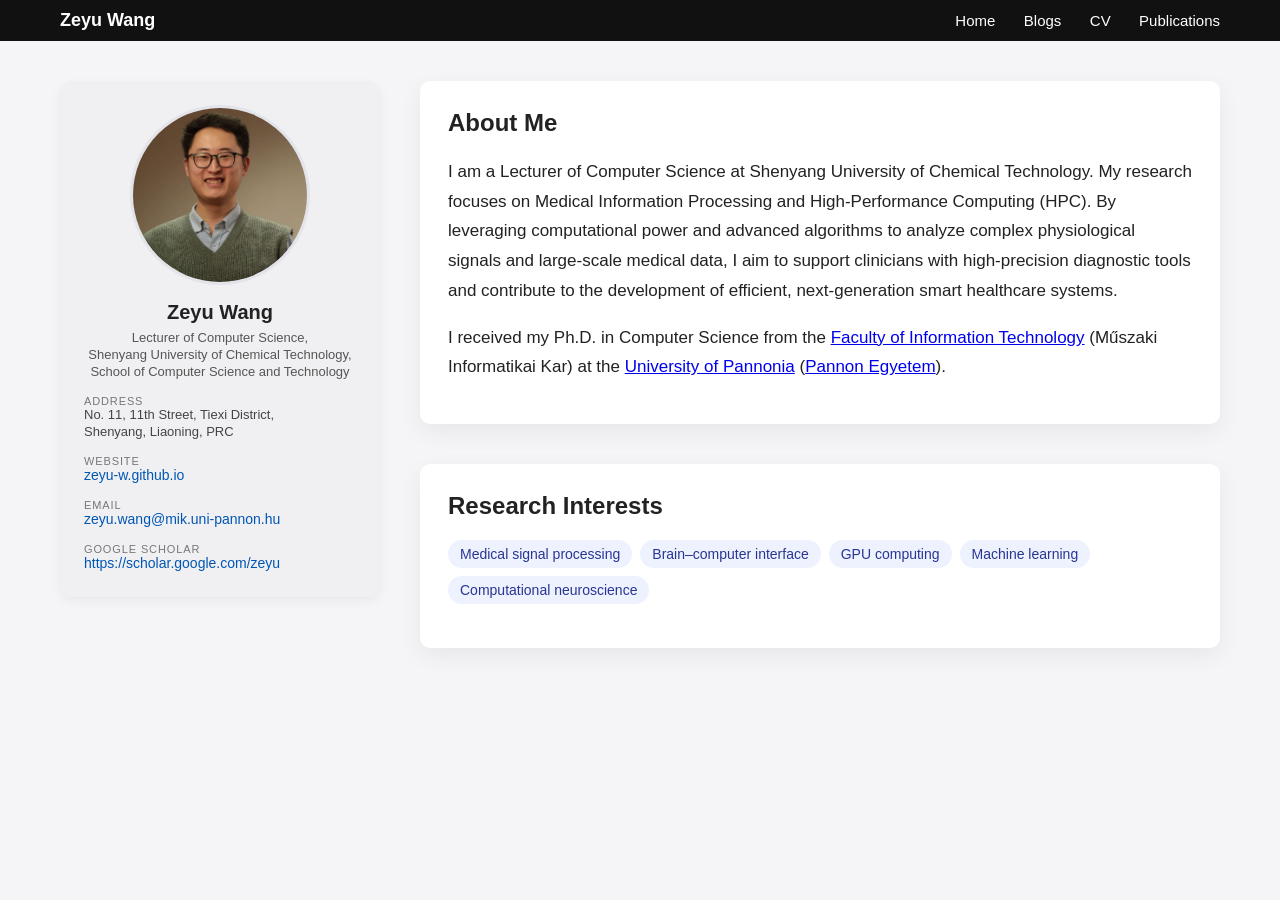
<file: index.html>
<!DOCTYPE html>
<html lang="en">
<head>
  <meta charset="UTF-8">
  <title>Zeyu Wang – Academic Homepage</title>
  <link rel="stylesheet" href="style.css">
</head>

<body>

<!-- Top Navigation -->
<nav class="top-nav">
  <div class="nav-inner">
    <div class="nav-left">
      <a href="index.html" class="nav-name">Zeyu Wang</a>
    </div>
    <div class="nav-right">
      <a href="index.html">Home</a>
      <a href="blogs.html">Blogs</a>
      <a href="cv.html">CV</a>
      <a href="publications.html">Publications</a>
    </div>
  </div>
</nav>

<!-- Two-column layout -->
<main class="layout">

  <!-- Left Sidebar -->
  <aside class="sidebar">
    <div class="sidebar-card">
      <img src="avatar.jpg" class="avatar-md" alt="Avatar">

      <div class="profile-name">Zeyu Wang</div>
      <div class="profile-title">Lecturer of Computer Science,</div>
		<div class="profile-title">Shenyang University of Chemical Technology,</div>
		<div class="profile-title">School of Computer Science and Technology</div>

      <div class="profile-section-label">ADDRESS</div>
      <div class="profile-address">No. 11, 11th Street, Tiexi District,</div>
      <div class="profile-address">Shenyang, Liaoning, PRC</div>
		<div class="profile-section-label">Website</div>
		<div class="profile-address">
		  <a href="https://zeyu-w.github.io" target="_blank">zeyu-w.github.io</a>
		</div>

		<div class="profile-section-label">Email</div>
		<div class="profile-address">
		  <a href="mailto:zeyu.wang@mik.uni-pannon.hu">zeyu.wang@mik.uni-pannon.hu</a>
		</div>

		<div class="profile-section-label">Google Scholar</div>
		<div class="profile-address">
		  <a href="https://scholar.google.com/citations?user=f4e_1YkAAAAJ&hl=en" target="_blank">https://scholar.google.com/zeyu</a>
		</div>
    </div>
  </aside>

  <!-- Right Content Area -->
  <section class="content-area">
    <div class="content-card">
      <h1>About Me</h1>

      <p class="about-text">
		  I am a Lecturer of Computer Science at Shenyang University of Chemical Technology. 
		  My research focuses on Medical Information Processing and High‑Performance Computing (HPC). 
		  By leveraging computational power and advanced algorithms to analyze complex physiological signals and large‑scale medical data,
		  I aim to support clinicians with high-precision diagnostic tools and contribute to the development of efficient, next‑generation smart healthcare systems. 
      </p>

      <p class="about-text">
        I received my Ph.D. in Computer Science from the <a href="https://mik.uni-pannon.hu/en/" target="_blank">Faculty of Information Technology</a> (Műszaki Informatikai Kar) at the <a href="https://international.uni-pannon.hu/" target="_blank">University of Pannonia</a> (<a href="https://uni-pannon.hu/" target="_blank">Pannon Egyetem</a>).
      </p>
    </div>

    <div class="content-card">
      <h2>Research Interests</h2>
      <ul class="tag-list">
        <li>Medical signal processing</li>
        <li>Brain–computer interface</li>
        <li>GPU computing</li>
        <li>Machine learning</li>
        <li>Computational neuroscience</li>
      </ul>
    </div>
  </section>

</main>

</body>

</html>
</file>
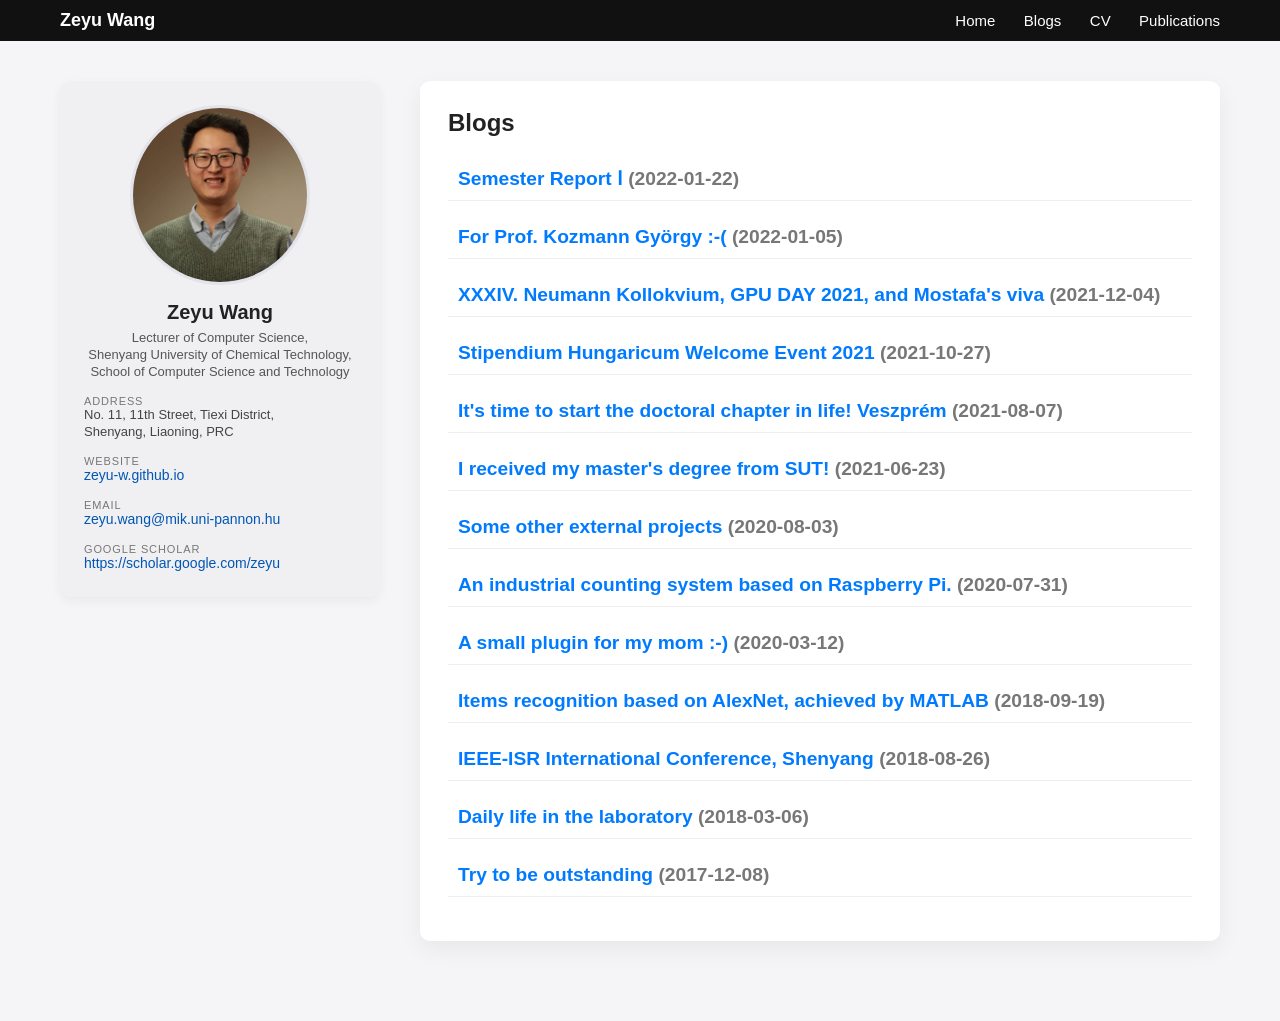
<file: blogs.html>
<!DOCTYPE html>
<html lang="en">
<head>
  <meta charset="UTF-8">
  <title>Blogs</title>
  <link rel="stylesheet" href="style.css">
  <script defer src="script.js"></script>
</head>

<body>

<nav class="top-nav">
  <div class="nav-inner">
    <div class="nav-left"><a href="index.html" class="nav-name">Zeyu Wang</a></div>
    <div class="nav-right">
      <a href="index.html">Home</a>
      <a href="blogs.html">Blogs</a>
      <a href="cv.html">CV</a>
      <a href="publications.html">Publications</a>
    </div>
  </div>
</nav>

<main class="layout">

  <!-- Sidebar -->
  <aside class="sidebar">
    <div class="sidebar-card">
      <img src="avatar.jpg" class="avatar-md" alt="Avatar">

      <div class="profile-name">Zeyu Wang</div>
      <div class="profile-title">Lecturer of Computer Science,</div>
		<div class="profile-title">Shenyang University of Chemical Technology,</div>
		<div class="profile-title">School of Computer Science and Technology</div>

      <div class="profile-section-label">ADDRESS</div>
      <div class="profile-address">No. 11, 11th Street, Tiexi District,</div>
      <div class="profile-address">Shenyang, Liaoning, PRC</div>
		<div class="profile-section-label">Website</div>
		<div class="profile-address">
		  <a href="https://zeyu-w.github.io" target="_blank">zeyu-w.github.io</a>
		</div>

		<div class="profile-section-label">Email</div>
		<div class="profile-address">
		  <a href="mailto:zeyu.wang@mik.uni-pannon.hu">zeyu.wang@mik.uni-pannon.hu</a>
		</div>

		<div class="profile-section-label">Google Scholar</div>
		<div class="profile-address">
		  <a href="https://scholar.google.com/citations?user=f4e_1YkAAAAJ&hl=en" target="_blank">https://scholar.google.com/zeyu</a>
		</div>
    </div>
  </aside>

  <!-- Blog List -->
  <section class="content-area">
    <div class="content-card">
      <h1>Blogs</h1>
      <ul id="blog-list"></ul>
    </div>
  </section>

</main>

</body>
</html>
</file>
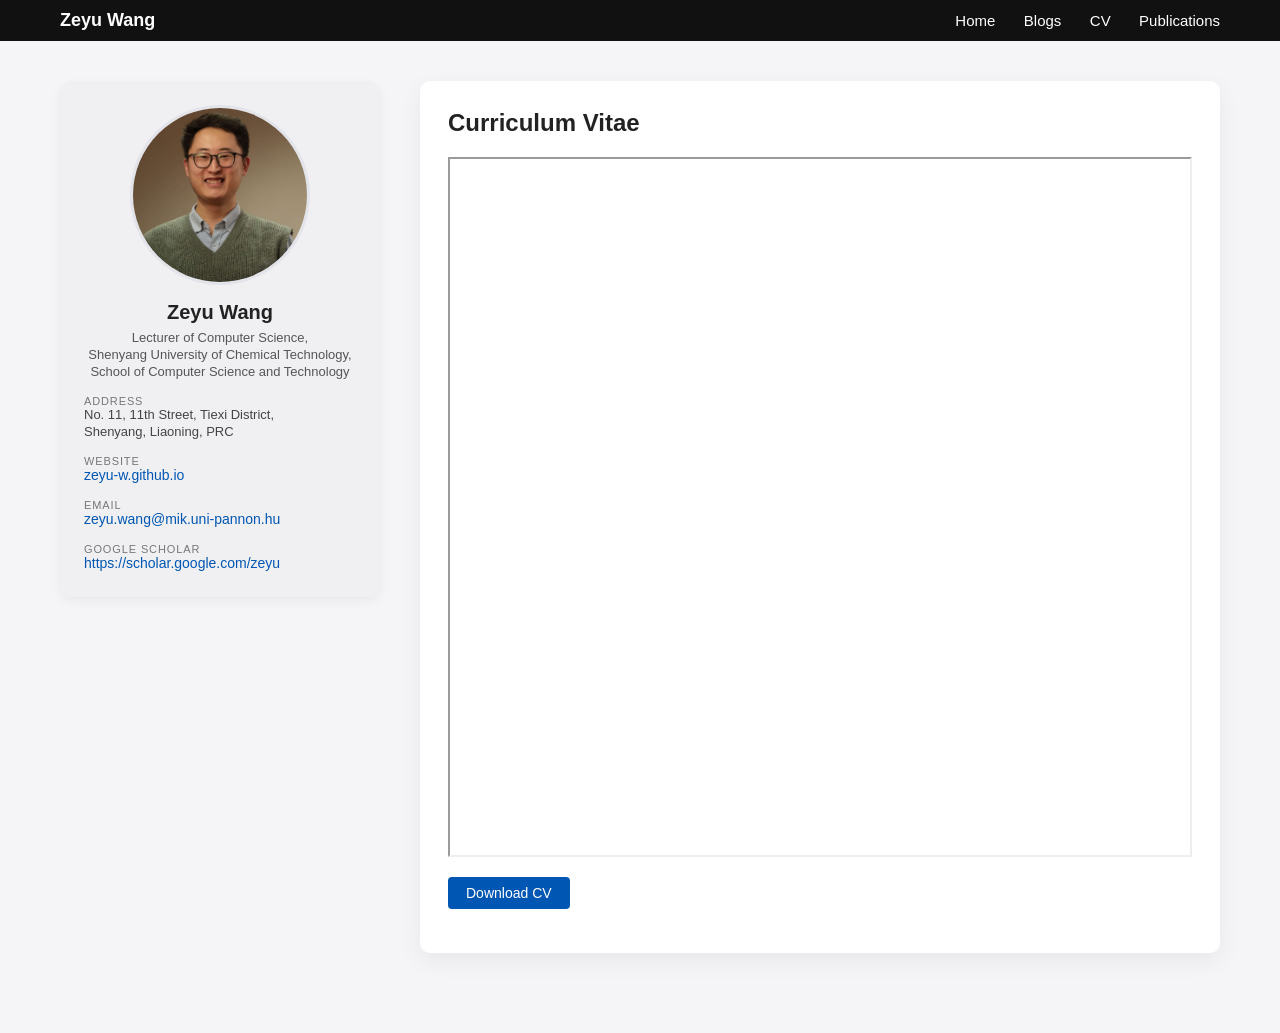
<file: cv.html>
<!DOCTYPE html>
<html lang="en">
<head>
  <meta charset="UTF-8">
  <title>CV</title>
  <link rel="stylesheet" href="style.css">
</head>

<body>

<nav class="top-nav">
  <div class="nav-inner">
    <div class="nav-left"><a href="index.html" class="nav-name">Zeyu Wang</a></div>
    <div class="nav-right">
      <a href="index.html">Home</a>
      <a href="blogs.html">Blogs</a>
      <a href="cv.html">CV</a>
      <a href="publications.html">Publications</a>
    </div>
  </div>
</nav>

<main class="layout">

  <aside class="sidebar">
    <div class="sidebar-card">
      <img src="avatar.jpg" class="avatar-md" alt="Avatar">

      <div class="profile-name">Zeyu Wang</div>
      <div class="profile-title">Lecturer of Computer Science,</div>
		<div class="profile-title">Shenyang University of Chemical Technology,</div>
		<div class="profile-title">School of Computer Science and Technology</div>

      <div class="profile-section-label">ADDRESS</div>
      <div class="profile-address">No. 11, 11th Street, Tiexi District,</div>
      <div class="profile-address">Shenyang, Liaoning, PRC</div>
		<div class="profile-section-label">Website</div>
		<div class="profile-address">
		  <a href="https://zeyu-w.github.io" target="_blank">zeyu-w.github.io</a>
		</div>

		<div class="profile-section-label">Email</div>
		<div class="profile-address">
		  <a href="mailto:zeyu.wang@mik.uni-pannon.hu">zeyu.wang@mik.uni-pannon.hu</a>
		</div>

		<div class="profile-section-label">Google Scholar</div>
		<div class="profile-address">
		  <a href="https://scholar.google.com/citations?user=f4e_1YkAAAAJ&hl=en" target="_blank">https://scholar.google.com/zeyu</a>
		</div>
    </div>
  </aside>

  <section class="content-area">
    <div class="content-card">
      <h1>Curriculum Vitae</h1>
      <iframe src="cv.pdf" width="100%" height="700px"></iframe>
      <p><a href="cv.pdf" download><button>Download CV</button></a></p>
    </div>
  </section>

</main>

</body>

</html>
</file>
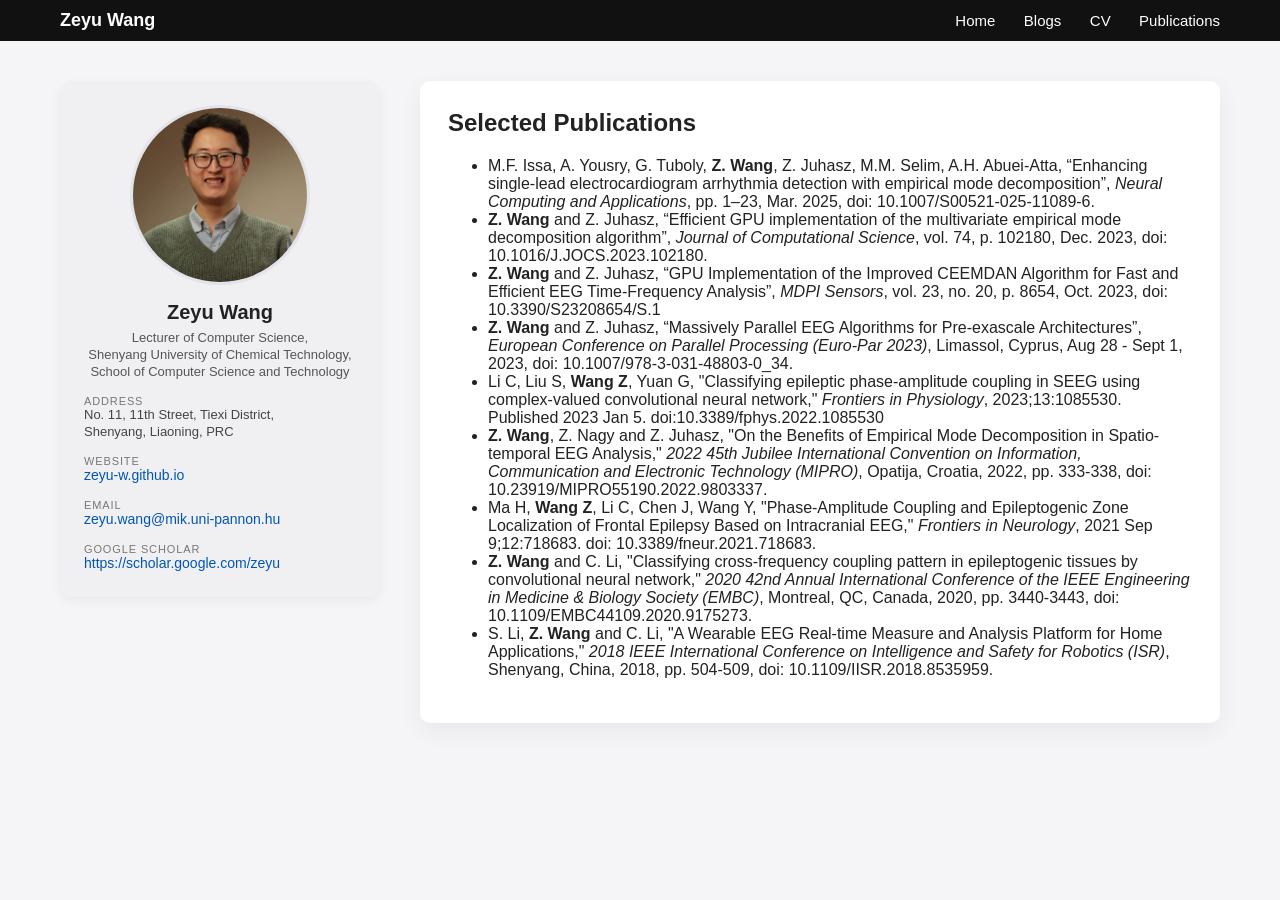
<file: publications.html>
<!DOCTYPE html>
<html lang="en">
<head>
  <meta charset="UTF-8">
  <title>Publications</title>
  <link rel="stylesheet" href="style.css">
</head>

<body>

<nav class="top-nav">
  <div class="nav-inner">
    <div class="nav-left"><a href="index.html" class="nav-name">Zeyu Wang</a></div>
    <div class="nav-right">
      <a href="index.html">Home</a>
      <a href="blogs.html">Blogs</a>
      <a href="cv.html">CV</a>
      <a href="publications.html">Publications</a>
    </div>
  </div>
</nav>

<main class="layout">

  <aside class="sidebar">
    <div class="sidebar-card">
      <img src="avatar.jpg" class="avatar-md" alt="Avatar">

      <div class="profile-name">Zeyu Wang</div>
      <div class="profile-title">Lecturer of Computer Science,</div>
		<div class="profile-title">Shenyang University of Chemical Technology,</div>
		<div class="profile-title">School of Computer Science and Technology</div>

      <div class="profile-section-label">ADDRESS</div>
      <div class="profile-address">No. 11, 11th Street, Tiexi District,</div>
      <div class="profile-address">Shenyang, Liaoning, PRC</div>
		<div class="profile-section-label">Website</div>
		<div class="profile-address">
		  <a href="https://zeyu-w.github.io" target="_blank">zeyu-w.github.io</a>
		</div>

		<div class="profile-section-label">Email</div>
		<div class="profile-address">
		  <a href="mailto:zeyu.wang@mik.uni-pannon.hu">zeyu.wang@mik.uni-pannon.hu</a>
		</div>

		<div class="profile-section-label">Google Scholar</div>
		<div class="profile-address">
		  <a href="https://scholar.google.com/citations?user=f4e_1YkAAAAJ&hl=en" target="_blank">https://scholar.google.com/zeyu</a>
		</div>
    </div>
  </aside>

  <section class="content-area">
    <div class="content-card">
      <h1>Selected Publications</h1>
      <ul>
		<li>M.F. Issa, A. Yousry, G. Tuboly, <b>Z. Wang</b>, Z. Juhasz, M.M. Selim, A.H. Abuei-Atta, “Enhancing single-lead electrocardiogram arrhythmia detection with empirical mode decomposition”, <em>Neural Computing and Applications</em>, pp. 1–23, Mar. 2025, doi: 10.1007/S00521-025-11089-6.</li>
		<li><b>Z. Wang</b> and Z. Juhasz, “Efficient GPU implementation of the multivariate empirical mode decomposition algorithm”, <em>Journal of Computational Science</em>, vol. 74, p. 102180, Dec. 2023, doi: 10.1016/J.JOCS.2023.102180.</li>
		<li><b>Z. Wang</b> and Z. Juhasz, “GPU Implementation of the Improved CEEMDAN Algorithm for Fast and Efficient EEG Time-Frequency Analysis”, <em>MDPI Sensors</em>, vol. 23, no. 20, p. 8654, Oct. 2023, doi: 10.3390/S23208654/S.1</li>  
		<li><b>Z. Wang</b> and Z. Juhasz, “Massively Parallel EEG Algorithms for Pre-exascale Architectures”, <em>European Conference on Parallel Processing (Euro-Par 2023)</em>, Limassol, Cyprus, Aug 28 - Sept 1, 2023, doi: 10.1007/978-3-031-48803-0_34. </li>
		<li>Li C, Liu S, <b>Wang Z</b>, Yuan G, "Classifying epileptic phase-amplitude coupling in SEEG using complex-valued convolutional neural network," <em>Frontiers in Physiology</em>, 2023;13:1085530. Published 2023 Jan 5. doi:10.3389/fphys.2022.1085530 </li>
		<li><b>Z. Wang</b>, Z. Nagy and Z. Juhasz, "On the Benefits of Empirical Mode Decomposition in Spatio-temporal EEG Analysis," <em>2022 45th Jubilee International Convention on Information, Communication and Electronic Technology (MIPRO)</em>, Opatija, Croatia, 2022, pp. 333-338, doi: 10.23919/MIPRO55190.2022.9803337.</li>
		<li>Ma H, <b>Wang Z</b>, Li C, Chen J, Wang Y, "Phase-Amplitude Coupling and Epileptogenic Zone Localization of Frontal Epilepsy Based on Intracranial EEG," <em>Frontiers in Neurology</em>, 2021 Sep 9;12:718683. doi: 10.3389/fneur.2021.718683. </li>
		<li><b>Z. Wang</b> and C. Li, "Classifying cross-frequency coupling pattern in epileptogenic tissues by convolutional neural network," <em>2020 42nd Annual International Conference of the IEEE Engineering in Medicine & Biology Society (EMBC)</em>, Montreal, QC, Canada, 2020, pp. 3440-3443, doi: 10.1109/EMBC44109.2020.9175273.</li>
        <li>S. Li, <b>Z. Wang</b> and C. Li, "A Wearable EEG Real-time Measure and Analysis Platform for Home Applications," <em>2018 IEEE International Conference on Intelligence and Safety for Robotics (ISR)</em>, Shenyang, China, 2018, pp. 504-509, doi: 10.1109/IISR.2018.8535959.</li>
      </ul>
    </div>
  </section>

</main>

</body>

</html>
</file>
<file: style.css>
/* Reset & Base */
* {
  box-sizing: border-box;
}

body {
  font-family: -apple-system, BlinkMacSystemFont, "Segoe UI", Roboto, Arial, sans-serif;
  margin: 0;
  background: #f5f5f7;
  color: #222;
}

/* Navigation Bar */
.top-nav {
  background: #111;
  color: #fff;
  padding: 10px 0;
}

.nav-inner {
  max-width: 1200px;
  margin: 0 auto;
  display: flex;
  align-items: center;
  justify-content: space-between;
  padding: 0 20px;
}

.nav-left .nav-name {
  color: #fff;
  text-decoration: none;
  font-weight: 600;
  font-size: 18px;
}

.nav-right a {
  color: #fff;
  text-decoration: none;
  margin-left: 24px;
  font-size: 15px;
}

.nav-right a:hover {
  text-decoration: underline;
}

/* Two-column Layout */
.layout {
  display: flex;
  max-width: 1200px;
  margin: 40px auto;
  gap: 40px;
  padding: 0 20px;
}

.sidebar {
  width: 320px;
  flex-shrink: 0;
}

.content-area {
  flex: 1;
}

/* Sidebar Card */
.sidebar-card {
  background: #f0f0f3;
  padding: 24px;
  border-radius: 12px;
  box-shadow: 0 4px 12px rgba(0,0,0,0.05);
}

/* Avatar */
.avatar-md {
  width: 180px;
  height: 180px;
  border-radius: 50%;
  object-fit: cover;
  display: block;
  margin: 0 auto 16px auto;
  border: 3px solid #e3e3ea;
}

/* Sidebar Text */
.profile-name {
  font-size: 20px;
  font-weight: 700;
  margin-bottom: 6px;
  text-align: center;
}

.profile-title {
  font-size: 13px;
  color: #555;
  text-align: center;
  margin-bottom: 2px;
}

.profile-section-label {
  margin-top: 16px;
  font-size: 11px;
  text-transform: uppercase;
  letter-spacing: 0.08em;
  color: #777;
}

.profile-address {
  font-size: 13px;
  color: #444;
  margin-bottom: 2px;
}

.profile-link {
  margin-top: 10px;
}

.profile-link .label {
  font-size: 11px;
  text-transform: uppercase;
  letter-spacing: 0.08em;
  color: #777;
}

.profile-link a {
  font-size: 14px;
  color: #0056b3;
  text-decoration: none;
}

.profile-link a:hover {
  text-decoration: underline;
}

/* Content Card */
.content-card {
  background: #ffffff;
  border-radius: 10px;
  padding: 28px;
  box-shadow: 0 8px 24px rgba(0, 0, 0, 0.06);
  margin-bottom: 40px;
}

.content-card h1,
.content-card h2 {
  margin-top: 0;
}

/* About Text */
.about-text {
  font-size: 17px;
  line-height: 1.75;
  margin-bottom: 14px;
}

/* Research Interest Tags */
.tag-list {
  list-style: none;
  padding: 0;
  display: flex;
  flex-wrap: wrap;
  gap: 8px;
}

.tag-list li {
  background: #eef2ff;
  color: #283593;
  padding: 6px 12px;
  border-radius: 999px;
  font-size: 14px;
}

/* Buttons */
button {
  padding: 8px 18px;
  background: #0056b3;
  color: #fff;
  border: none;
  border-radius: 4px;
  font-size: 14px;
  cursor: pointer;
}

button:hover {
  background: #003f87;
}

/* Responsive */
@media (max-width: 900px) {
  .layout {
    flex-direction: column;
  }
  .sidebar {
    width: 100%;
  }
}

.profile-address a {
  color: #0056b3;
  text-decoration: none;
  font-size: 14px;
}

.profile-address a:hover {
  text-decoration: underline;

}

/* 优化博客列表样式 */
#blog-list {
  list-style: none; /* 去掉小黑点 */
  padding: 0;
}

#blog-list li {
  margin-bottom: 15px;
  padding: 10px;
  border-bottom: 1px solid #eee;
  transition: background 0.3s ease; /* 增加平滑的背景变色效果 */
}

#blog-list li:hover {
  background-color: #f9f9f9; /* 鼠标悬停时变色 */
}

#blog-list a {
  text-decoration: none;
  color: #007bff;
  font-size: 1.2rem;
  font-weight: bold;
}

#blog-list .date {
  font-size: 0.9rem;
  color: #888;
  margin-left: 10px;
}
</file>
